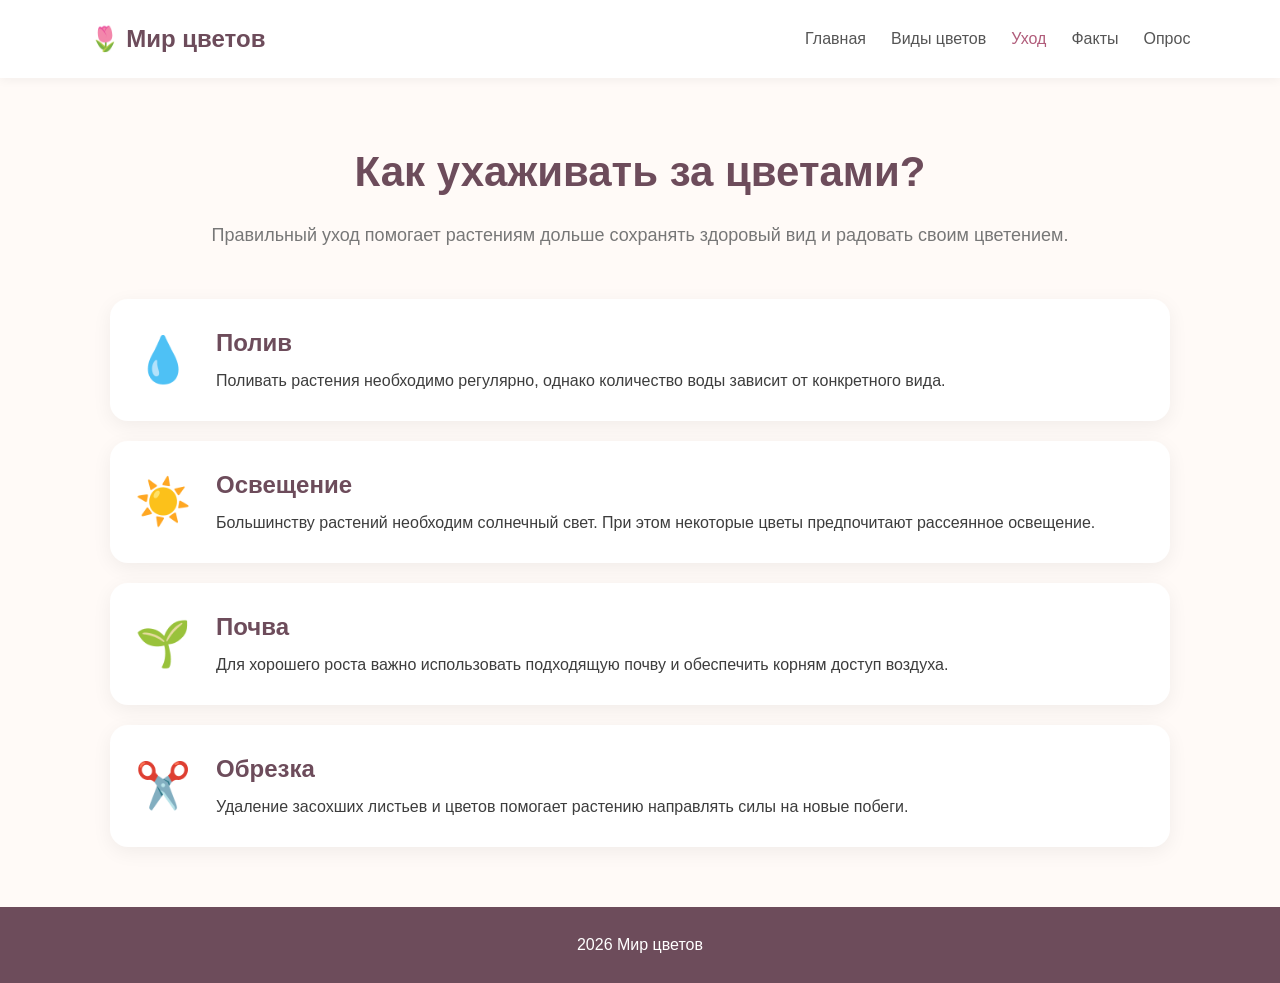
<file: care.html>
<!DOCTYPE html>
<html lang="ru">
<head>
    <meta charset="UTF-8">
    <meta name="viewport" content="width=device-width, initial-scale=1.0">
    <title>Уход за цветами</title>
    <link rel="stylesheet" href="css_style.css">
    
<!-- Yandex.Metrika counter -->
<script type="text/javascript">
    (function(m,e,t,r,i,k,a){
        m[i]=m[i]||function(){(m[i].a=m[i].a||[]).push(arguments)};
        m[i].l=1*new Date();
        for (var j = 0; j < document.scripts.length; j++) {if (document.scripts[j].src === r) { return; }}
        k=e.createElement(t),a=e.getElementsByTagName(t)[0],k.async=1,k.src=r,a.parentNode.insertBefore(k,a)
    })(window, document,'script','https://mc.yandex.ru/metrika/tag.js?id=112490254', 'ym');

    ym(112490254, 'init', {ssr:true, webvisor:true, clickmap:true, ecommerce:"dataLayer", referrer: document.referrer, url: location.href, accurateTrackBounce:true, trackLinks:true});
</script>
</head>

<body>
    <noscript><div><img src="https://mc.yandex.ru/watch/112490254" style="position:absolute; left:-9999px;" alt="" /></div></noscript>
<!-- /Yandex.Metrika counter -->

<header>
    <div class="logo">🌷 Мир цветов</div>

    <nav>
        <a href="index.html">Главная</a>
        <a href="flowers.html">Виды цветов</a>
        <a href="care.html" class="active">Уход</a>
        <a href="facts.html">Факты</a>
        <a href="form.html">Опрос</a>
    </nav>
</header>

<main class="page">

    <section class="page-header">
        <h1>Как ухаживать за цветами?</h1>
        <p>
            Правильный уход помогает растениям дольше сохранять
            здоровый вид и радовать своим цветением.
        </p>
    </section>

    <section class="care-list">

        <div class="care-item">
            <span>💧</span>
            <div>
                <h2>Полив</h2>
                <p>
                    Поливать растения необходимо регулярно,
                    однако количество воды зависит от конкретного вида.
                </p>
            </div>
        </div>

        <div class="care-item">
            <span>☀️</span>
            <div>
                <h2>Освещение</h2>
                <p>
                    Большинству растений необходим солнечный свет.
                    При этом некоторые цветы предпочитают рассеянное освещение.
                </p>
            </div>
        </div>

        <div class="care-item">
            <span>🌱</span>
            <div>
                <h2>Почва</h2>
                <p>
                    Для хорошего роста важно использовать подходящую
                    почву и обеспечить корням доступ воздуха.
                </p>
            </div>
        </div>

        <div class="care-item">
            <span>✂️</span>
            <div>
                <h2>Обрезка</h2>
                <p>
                    Удаление засохших листьев и цветов помогает
                    растению направлять силы на новые побеги.
                </p>
            </div>
        </div>

    </section>

</main>

<footer>
    <p>2026 Мир цветов</p>
</footer>

<script src="js_script.js"></script>

<!-- Top100 (Kraken) Counter -->
<script>
    (function (w, d, c) {
    (w[c] = w[c] || []).push(function() {
        var options = {
            project: 7752475,
        };
        try {
            w.top100Counter = new top100(options);
        } catch(e) { }
    });
    var n = d.getElementsByTagName("script")[0],
    s = d.createElement("script"),
    f = function () { n.parentNode.insertBefore(s, n); };
    s.type = "text/javascript";
    s.async = true;
    s.src =
    (d.location.protocol == "https:" ? "https:" : "http:") +
    "//st.top100.ru/top100/top100.js";

    if (w.opera == "[object Opera]") {
    d.addEventListener("DOMContentLoaded", f, false);
} else { f(); }
})(window, document, "_top100q");
</script>
<noscript>
  <img src="//counter.rambler.ru/top100.cnt?pid=7752475" alt="Топ-100" />
</noscript>
<!-- END Top100 (Kraken) Counter -->

<!--LiveInternet counter--><script>
new Image().src = "https://counter.yadro.ru/hit?r"+
escape(document.referrer)+((typeof(screen)=="undefined")?"":
";s"+screen.width+"*"+screen.height+"*"+(screen.colorDepth?
screen.colorDepth:screen.pixelDepth))+";u"+escape(document.URL)+
";h"+escape(document.title.substring(0,150))+
";"+Math.random();</script><!--/LiveInternet-->


</body>
</html>
</file>
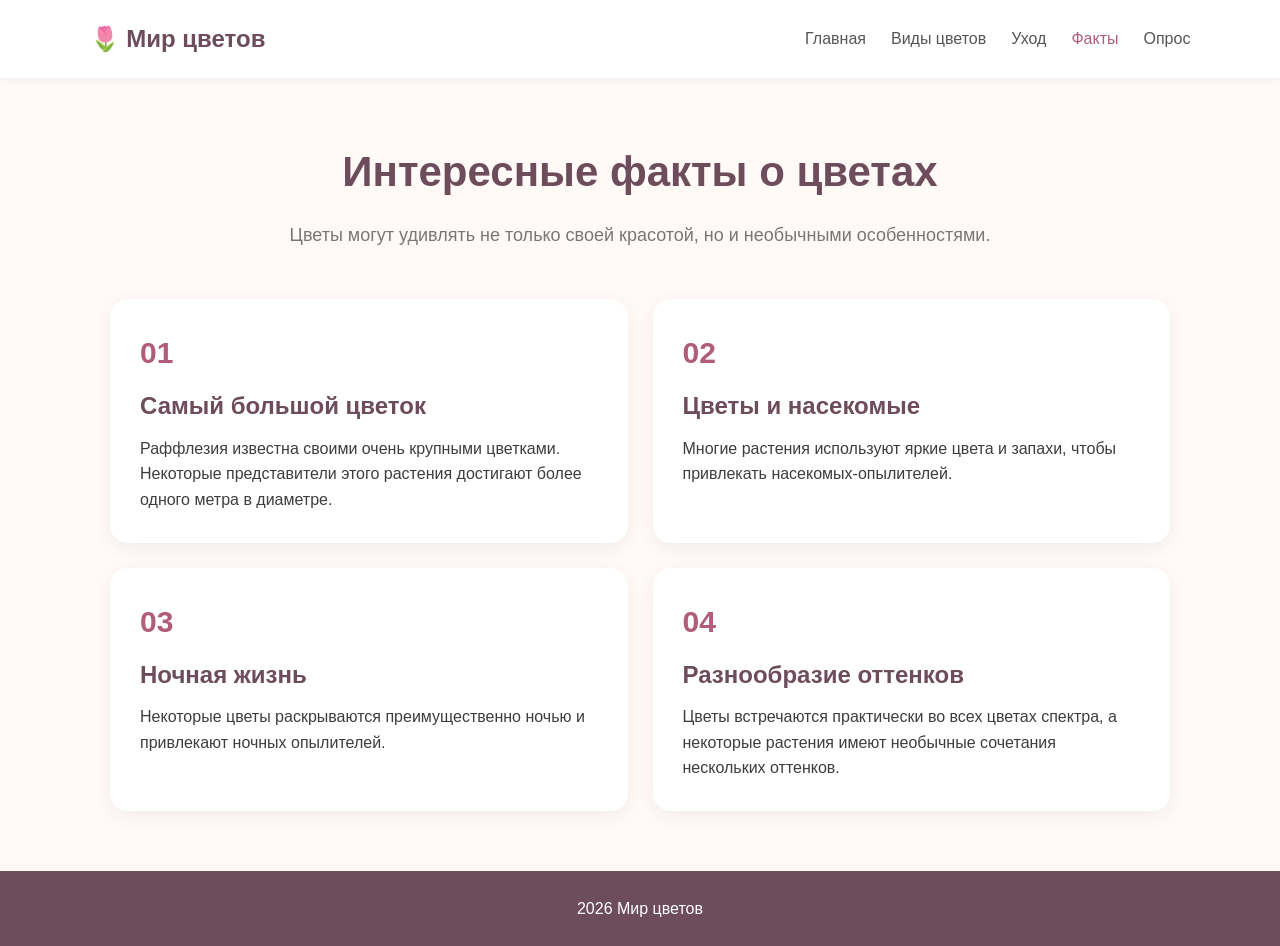
<file: facts.html>
<!DOCTYPE html>
<html lang="ru">
<head>
    <meta charset="UTF-8">
    <meta name="viewport" content="width=device-width, initial-scale=1.0">
    <title>Интересные факты</title>
    <link rel="stylesheet" href="css_style.css">
    
<!-- Yandex.Metrika counter -->
<script type="text/javascript">
    (function(m,e,t,r,i,k,a){
        m[i]=m[i]||function(){(m[i].a=m[i].a||[]).push(arguments)};
        m[i].l=1*new Date();
        for (var j = 0; j < document.scripts.length; j++) {if (document.scripts[j].src === r) { return; }}
        k=e.createElement(t),a=e.getElementsByTagName(t)[0],k.async=1,k.src=r,a.parentNode.insertBefore(k,a)
    })(window, document,'script','https://mc.yandex.ru/metrika/tag.js?id=112490254', 'ym');

    ym(112490254, 'init', {ssr:true, webvisor:true, clickmap:true, ecommerce:"dataLayer", referrer: document.referrer, url: location.href, accurateTrackBounce:true, trackLinks:true});
</script>
</head>

<body>

    <noscript><div><img src="https://mc.yandex.ru/watch/112490254" style="position:absolute; left:-9999px;" alt="" /></div></noscript>
<!-- /Yandex.Metrika counter -->

<header>
    <div class="logo">🌷 Мир цветов</div>

    <nav>
        <a href="index.html">Главная</a>
        <a href="flowers.html">Виды цветов</a>
        <a href="care.html">Уход</a>
        <a href="facts.html" class="active">Факты</a>
        <a href="form.html">Опрос</a>
    </nav>
</header>

<main class="page">

    <section class="page-header">
        <h1>Интересные факты о цветах</h1>
        <p>
            Цветы могут удивлять не только своей красотой,
            но и необычными особенностями.
        </p>
    </section>

    <section class="facts">

        <div class="fact">
            <div class="fact-number">01</div>
            <h2>Самый большой цветок</h2>
            <p>
                Раффлезия известна своими очень крупными цветками.
                Некоторые представители этого растения достигают
                более одного метра в диаметре.
            </p>
        </div>

        <div class="fact">
            <div class="fact-number">02</div>
            <h2>Цветы и насекомые</h2>
            <p>
                Многие растения используют яркие цвета и запахи,
                чтобы привлекать насекомых-опылителей.
            </p>
        </div>

        <div class="fact">
            <div class="fact-number">03</div>
            <h2>Ночная жизнь</h2>
            <p>
                Некоторые цветы раскрываются преимущественно
                ночью и привлекают ночных опылителей.
            </p>
        </div>

        <div class="fact">
            <div class="fact-number">04</div>
            <h2>Разнообразие оттенков</h2>
            <p>
                Цветы встречаются практически во всех цветах
                спектра, а некоторые растения имеют необычные
                сочетания нескольких оттенков.
            </p>
        </div>

    </section>

</main>

<footer>
    <p>2026 Мир цветов</p>
</footer>

<script src="js_script.js"></script>
    
<!-- Top100 (Kraken) Counter -->
<script>
    (function (w, d, c) {
    (w[c] = w[c] || []).push(function() {
        var options = {
            project: 7752475,
        };
        try {
            w.top100Counter = new top100(options);
        } catch(e) { }
    });
    var n = d.getElementsByTagName("script")[0],
    s = d.createElement("script"),
    f = function () { n.parentNode.insertBefore(s, n); };
    s.type = "text/javascript";
    s.async = true;
    s.src =
    (d.location.protocol == "https:" ? "https:" : "http:") +
    "//st.top100.ru/top100/top100.js";

    if (w.opera == "[object Opera]") {
    d.addEventListener("DOMContentLoaded", f, false);
} else { f(); }
})(window, document, "_top100q");
</script>
<noscript>
  <img src="//counter.rambler.ru/top100.cnt?pid=7752475" alt="Топ-100" />
</noscript>
<!-- END Top100 (Kraken) Counter -->
    
<!--LiveInternet counter--><script>
new Image().src = "https://counter.yadro.ru/hit?r"+
escape(document.referrer)+((typeof(screen)=="undefined")?"":
";s"+screen.width+"*"+screen.height+"*"+(screen.colorDepth?
screen.colorDepth:screen.pixelDepth))+";u"+escape(document.URL)+
";h"+escape(document.title.substring(0,150))+
";"+Math.random();</script><!--/LiveInternet-->


</body>
</html>
</file>
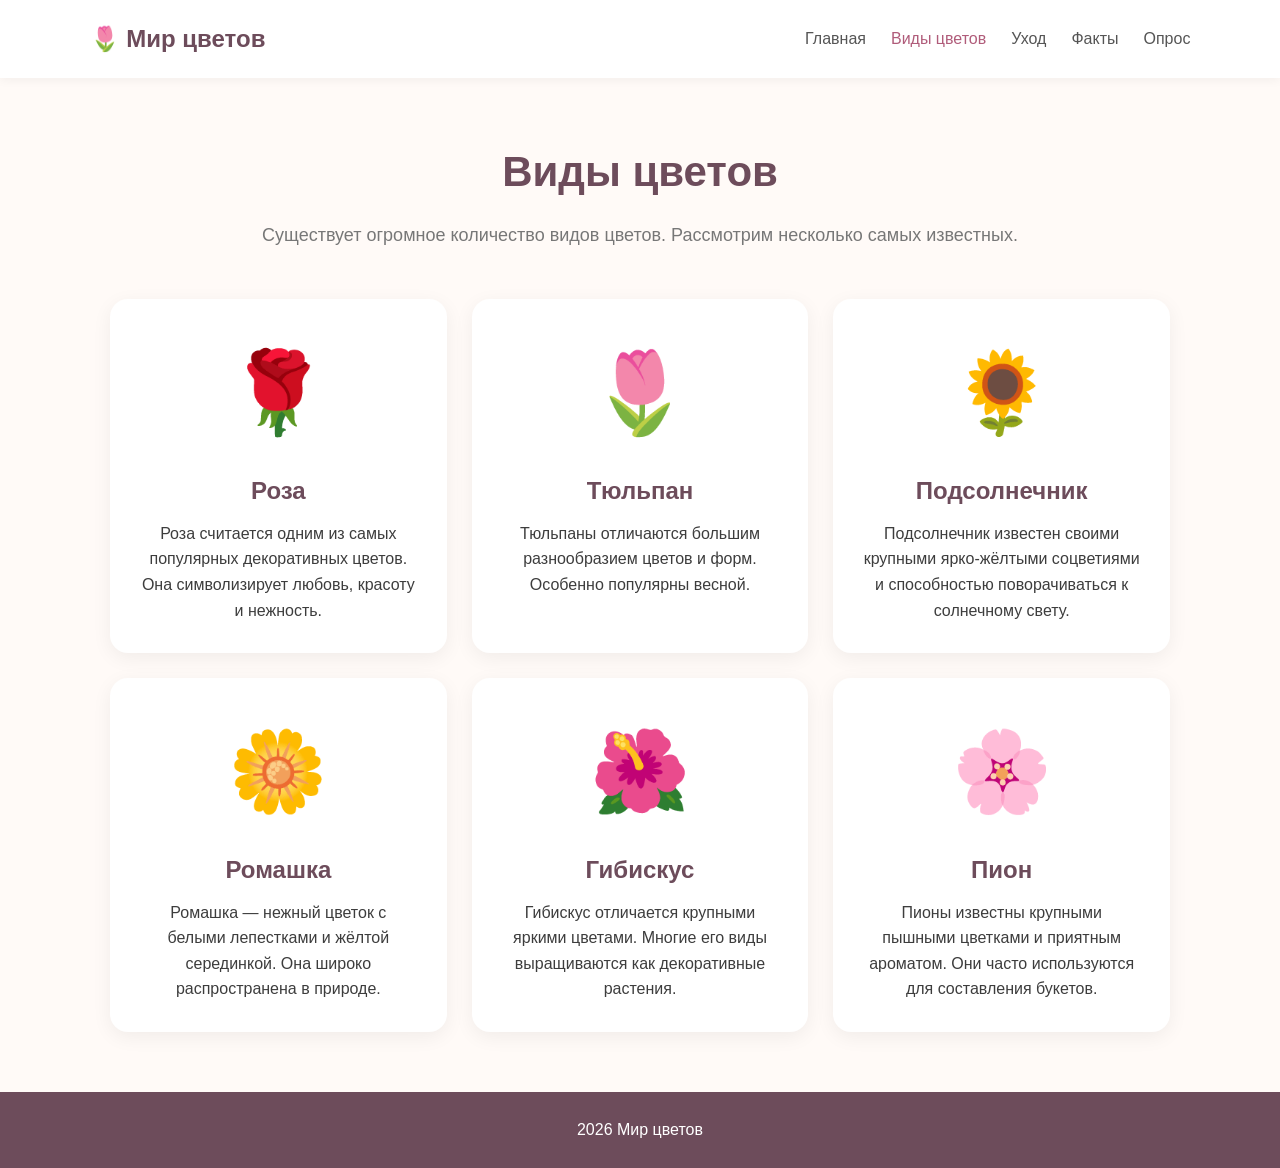
<file: flowers.html>
<!DOCTYPE html>
<html lang="ru">
<head>
    <meta charset="UTF-8">
    <meta name="viewport" content="width=device-width, initial-scale=1.0">
    <title>Виды цветов</title>
    <link rel="stylesheet" href="css_style.css">
    
<!-- Yandex.Metrika counter -->
<script type="text/javascript">
    (function(m,e,t,r,i,k,a){
        m[i]=m[i]||function(){(m[i].a=m[i].a||[]).push(arguments)};
        m[i].l=1*new Date();
        for (var j = 0; j < document.scripts.length; j++) {if (document.scripts[j].src === r) { return; }}
        k=e.createElement(t),a=e.getElementsByTagName(t)[0],k.async=1,k.src=r,a.parentNode.insertBefore(k,a)
    })(window, document,'script','https://mc.yandex.ru/metrika/tag.js?id=112490254', 'ym');

    ym(112490254, 'init', {ssr:true, webvisor:true, clickmap:true, ecommerce:"dataLayer", referrer: document.referrer, url: location.href, accurateTrackBounce:true, trackLinks:true});
</script>
</head>

<body>
    
    <noscript><div><img src="https://mc.yandex.ru/watch/112490254" style="position:absolute; left:-9999px;" alt="" /></div></noscript>
<!-- /Yandex.Metrika counter -->

<header>
    <div class="logo">🌷 Мир цветов</div>

    <nav>
        <a href="index.html">Главная</a>
        <a href="flowers.html" class="active">Виды цветов</a>
        <a href="care.html">Уход</a>
        <a href="facts.html">Факты</a>
        <a href="form.html">Опрос</a>
    </nav>
</header>

<main class="page">

    <section class="page-header">
        <h1>Виды цветов</h1>
        <p>
            Существует огромное количество видов цветов.
            Рассмотрим несколько самых известных.
        </p>
    </section>

    <section class="flower-grid">

        <article class="flower-card">
            <div class="flower-image">🌹</div>
            <h2>Роза</h2>
            <p>
                Роза считается одним из самых популярных
                декоративных цветов. Она символизирует любовь,
                красоту и нежность.
            </p>
        </article>

        <article class="flower-card">
            <div class="flower-image">🌷</div>
            <h2>Тюльпан</h2>
            <p>
                Тюльпаны отличаются большим разнообразием
                цветов и форм. Особенно популярны весной.
            </p>
        </article>

        <article class="flower-card">
            <div class="flower-image">🌻</div>
            <h2>Подсолнечник</h2>
            <p>
                Подсолнечник известен своими крупными
                ярко-жёлтыми соцветиями и способностью
                поворачиваться к солнечному свету.
            </p>
        </article>

        <article class="flower-card">
            <div class="flower-image">🌼</div>
            <h2>Ромашка</h2>
            <p>
                Ромашка — нежный цветок с белыми лепестками
                и жёлтой серединкой. Она широко распространена
                в природе.
            </p>
        </article>

        <article class="flower-card">
            <div class="flower-image">🌺</div>
            <h2>Гибискус</h2>
            <p>
                Гибискус отличается крупными яркими цветами.
                Многие его виды выращиваются как декоративные растения.
            </p>
        </article>

        <article class="flower-card">
            <div class="flower-image">🌸</div>
            <h2>Пион</h2>
            <p>
                Пионы известны крупными пышными цветками
                и приятным ароматом. Они часто используются
                для составления букетов.
            </p>
        </article>

    </section>

</main>

<footer>
    <p>2026 Мир цветов</p>
</footer>

<script src="js_script.js"></script>

<!-- Top100 (Kraken) Counter -->
<script>
    (function (w, d, c) {
    (w[c] = w[c] || []).push(function() {
        var options = {
            project: 7752475,
        };
        try {
            w.top100Counter = new top100(options);
        } catch(e) { }
    });
    var n = d.getElementsByTagName("script")[0],
    s = d.createElement("script"),
    f = function () { n.parentNode.insertBefore(s, n); };
    s.type = "text/javascript";
    s.async = true;
    s.src =
    (d.location.protocol == "https:" ? "https:" : "http:") +
    "//st.top100.ru/top100/top100.js";

    if (w.opera == "[object Opera]") {
    d.addEventListener("DOMContentLoaded", f, false);
} else { f(); }
})(window, document, "_top100q");
</script>
<noscript>
  <img src="//counter.rambler.ru/top100.cnt?pid=7752475" alt="Топ-100" />
</noscript>
<!-- END Top100 (Kraken) Counter -->

<!--LiveInternet counter--><script>
new Image().src = "https://counter.yadro.ru/hit?r"+
escape(document.referrer)+((typeof(screen)=="undefined")?"":
";s"+screen.width+"*"+screen.height+"*"+(screen.colorDepth?
screen.colorDepth:screen.pixelDepth))+";u"+escape(document.URL)+
";h"+escape(document.title.substring(0,150))+
";"+Math.random();</script><!--/LiveInternet-->


</body>
</html>
</file>
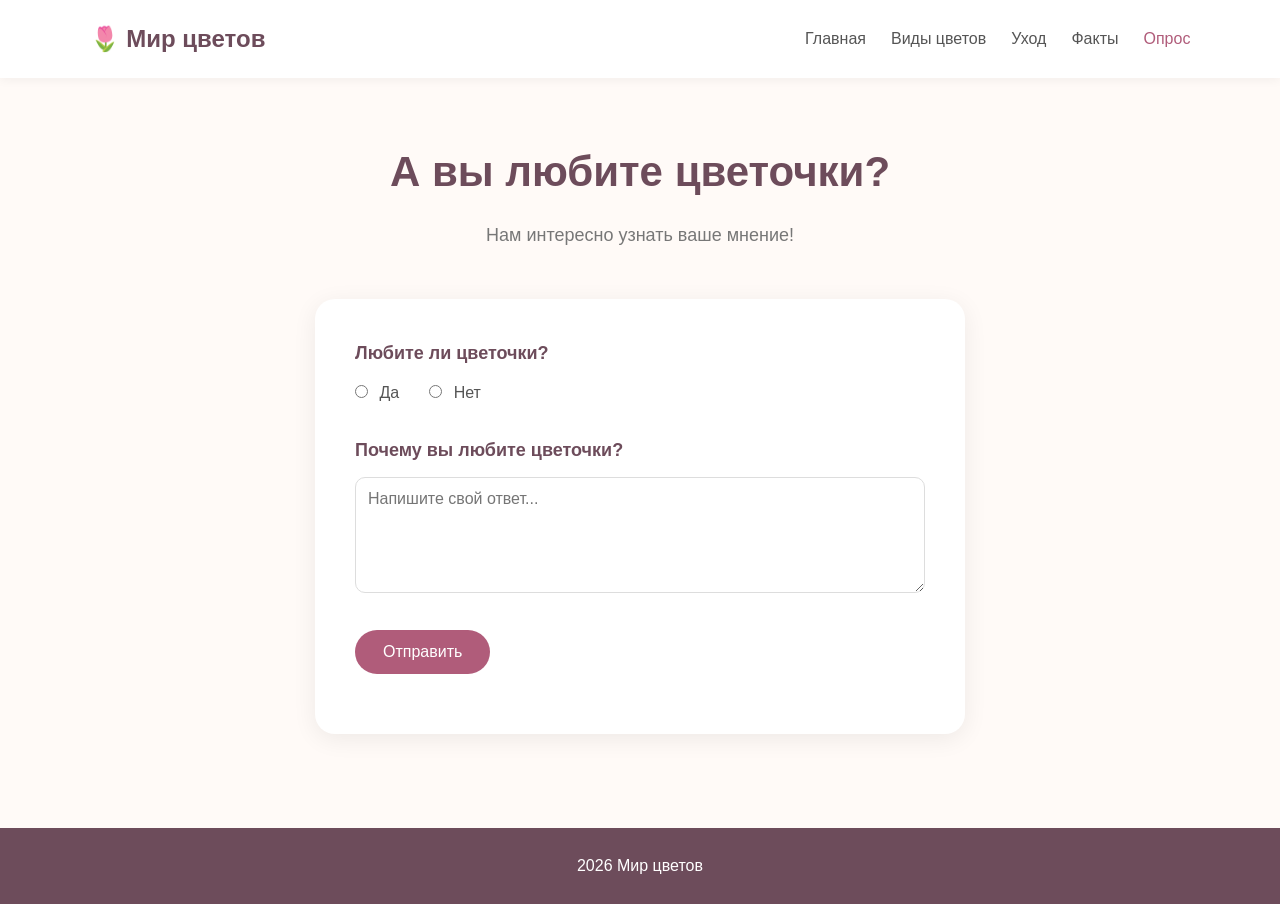
<file: form.html>
<!DOCTYPE html>
<html lang="ru">
<head>
    <meta charset="UTF-8">
    <meta name="viewport" content="width=device-width, initial-scale=1.0">
    <title>А вы любите цветочки?</title>
    <link rel="stylesheet" href="css_style.css">
    
<!-- Yandex.Metrika counter -->
<script type="text/javascript">
    (function(m,e,t,r,i,k,a){
        m[i]=m[i]||function(){(m[i].a=m[i].a||[]).push(arguments)};
        m[i].l=1*new Date();
        for (var j = 0; j < document.scripts.length; j++) {if (document.scripts[j].src === r) { return; }}
        k=e.createElement(t),a=e.getElementsByTagName(t)[0],k.async=1,k.src=r,a.parentNode.insertBefore(k,a)
    })(window, document,'script','https://mc.yandex.ru/metrika/tag.js?id=112490254', 'ym');

    ym(112490254, 'init', {ssr:true, webvisor:true, clickmap:true, ecommerce:"dataLayer", referrer: document.referrer, url: location.href, accurateTrackBounce:true, trackLinks:true});
</script>
</head>

<body>
    
    <noscript><div><img src="https://mc.yandex.ru/watch/112490254" style="position:absolute; left:-9999px;" alt="" /></div></noscript>
<!-- /Yandex.Metrika counter -->

<header>
    <div class="logo">🌷 Мир цветов</div>

    <nav>
        <a href="index.html">Главная</a>
        <a href="flowers.html">Виды цветов</a>
        <a href="care.html">Уход</a>
        <a href="facts.html">Факты</a>
        <a href="form.html" class="active">Опрос</a>
    </nav>
</header>

<main class="page">

    <section class="page-header">
        <h1>А вы любите цветочки?</h1>
        <p>
            Нам интересно узнать ваше мнение!
        </p>
    </section>

    <section class="form-container">

        <form id="flowerForm">

            <div class="form-group">
                <label>
                    Любите ли цветочки?
                </label>

                <div class="radio-group">

                    <label class="radio-label">
                        <input
                            type="radio"
                            name="loveFlowers"
                            value="Да"
                            required
                        >
                        Да
                    </label>

                    <label class="radio-label">
                        <input
                            type="radio"
                            name="loveFlowers"
                            value="Нет"
                        >
                        Нет
                    </label>

                </div>
            </div>

            <div class="form-group">
                <label for="reason">
                    Почему вы любите цветочки?
                </label>

                <textarea
                    id="reason"
                    name="reason"
                    rows="5"
                    placeholder="Напишите свой ответ..."
                ></textarea>
            </div>

            <button type="submit" class="button">
                Отправить
            </button>

        </form>

        <div id="formMessage" class="form-message"></div>

    </section>

</main>

<footer>
    <p>2026 Мир цветов</p>
</footer>

<script src="js_script.js"></script>

<!-- Top100 (Kraken) Counter -->
<script>
    (function (w, d, c) {
    (w[c] = w[c] || []).push(function() {
        var options = {
            project: 7752475,
        };
        try {
            w.top100Counter = new top100(options);
        } catch(e) { }
    });
    var n = d.getElementsByTagName("script")[0],
    s = d.createElement("script"),
    f = function () { n.parentNode.insertBefore(s, n); };
    s.type = "text/javascript";
    s.async = true;
    s.src =
    (d.location.protocol == "https:" ? "https:" : "http:") +
    "//st.top100.ru/top100/top100.js";

    if (w.opera == "[object Opera]") {
    d.addEventListener("DOMContentLoaded", f, false);
} else { f(); }
})(window, document, "_top100q");
</script>
<noscript>
  <img src="//counter.rambler.ru/top100.cnt?pid=7752475" alt="Топ-100" />
</noscript>
<!-- END Top100 (Kraken) Counter -->

<!--LiveInternet counter--><script>
new Image().src = "https://counter.yadro.ru/hit?r"+
escape(document.referrer)+((typeof(screen)=="undefined")?"":
";s"+screen.width+"*"+screen.height+"*"+(screen.colorDepth?
screen.colorDepth:screen.pixelDepth))+";u"+escape(document.URL)+
";h"+escape(document.title.substring(0,150))+
";"+Math.random();</script><!--/LiveInternet-->

</body>
</html>
</file>
<file: css_style.css>
* {
    box-sizing: border-box;
    margin: 0;
    padding: 0;
}

body {
    font-family: Arial, sans-serif;
    background: #fffaf7;
    color: #3d3d3d;
    line-height: 1.6;
}

/* HEADER */

header {
    background: #ffffff;
    padding: 20px 7%;
    display: flex;
    justify-content: space-between;
    align-items: center;
    box-shadow: 0 2px 10px rgba(0, 0, 0, 0.05);
    position: sticky;
    top: 0;
    z-index: 100;
}

.logo {
    font-size: 24px;
    font-weight: bold;
    color: #6d4c5b;
}

nav {
    display: flex;
    gap: 25px;
}

nav a {
    text-decoration: none;
    color: #555;
    font-size: 16px;
    transition: 0.3s;
}

nav a:hover,
nav a.active {
    color: #b05c7a;
}

/* MAIN */

main {
    min-height: calc(100vh - 150px);
}

.page {
    max-width: 1100px;
    margin: 0 auto;
    padding: 60px 20px;
}

/* HERO */

.hero {
    max-width: 1100px;
    margin: 0 auto;
    min-height: 600px;
    padding: 80px 20px;

    display: flex;
    align-items: center;
    justify-content: space-between;
    gap: 50px;
}

.hero-text {
    max-width: 600px;
}

.hero h1 {
    font-size: 52px;
    line-height: 1.15;
    color: #6d4c5b;
    margin-bottom: 25px;
}

.hero p {
    font-size: 19px;
    color: #666;
    margin-bottom: 35px;
}

.hero-flower {
    font-size: 220px;
}

/* BUTTON */

.button {
    display: inline-block;
    border: none;
    background: #b05c7a;
    color: white;
    padding: 13px 28px;
    border-radius: 30px;
    text-decoration: none;
    font-size: 16px;
    cursor: pointer;
    transition: 0.3s;
}

.button:hover {
    background: #914761;
    transform: translateY(-2px);
}

/* CONTENT */

.content {
    max-width: 1100px;
    margin: 0 auto;
    padding: 50px 20px 80px;
}

.content h2 {
    text-align: center;
    font-size: 34px;
    color: #6d4c5b;
    margin-bottom: 40px;
}

.cards {
    display: grid;
    grid-template-columns: repeat(3, 1fr);
    gap: 25px;
}

.card {
    background: white;
    padding: 30px;
    border-radius: 18px;
    text-align: center;
    box-shadow: 0 5px 20px rgba(0, 0, 0, 0.06);
}

.card-icon {
    font-size: 55px;
    margin-bottom: 15px;
}

.card h3 {
    color: #6d4c5b;
    margin-bottom: 10px;
}

/* PAGE HEADER */

.page-header {
    text-align: center;
    margin-bottom: 50px;
}

.page-header h1 {
    font-size: 42px;
    color: #6d4c5b;
    margin-bottom: 15px;
}

.page-header p {
    color: #777;
    font-size: 18px;
}

/* FLOWERS */

.flower-grid {
    display: grid;
    grid-template-columns: repeat(3, 1fr);
    gap: 25px;
}

.flower-card {
    background: white;
    padding: 30px;
    border-radius: 18px;
    text-align: center;
    box-shadow: 0 5px 20px rgba(0, 0, 0, 0.06);
    transition: 0.3s;
}

.flower-card:hover {
    transform: translateY(-5px);
}

.flower-image {
    font-size: 80px;
    margin-bottom: 15px;
}

.flower-card h2 {
    color: #6d4c5b;
    margin-bottom: 10px;
}

/* CARE */

.care-list {
    display: flex;
    flex-direction: column;
    gap: 20px;
}

.care-item {
    background: white;
    border-radius: 18px;
    padding: 25px;
    display: flex;
    gap: 25px;
    align-items: flex-start;
    box-shadow: 0 5px 20px rgba(0, 0, 0, 0.06);
}

.care-item > span {
    font-size: 45px;
}

.care-item h2 {
    color: #6d4c5b;
    margin-bottom: 5px;
}

/* FACTS */

.facts {
    display: grid;
    grid-template-columns: repeat(2, 1fr);
    gap: 25px;
}

.fact {
    background: white;
    padding: 30px;
    border-radius: 18px;
    box-shadow: 0 5px 20px rgba(0, 0, 0, 0.06);
}

.fact-number {
    font-size: 30px;
    font-weight: bold;
    color: #b05c7a;
    margin-bottom: 10px;
}

.fact h2 {
    color: #6d4c5b;
    margin-bottom: 10px;
}

/* FORM */

.form-container {
    max-width: 650px;
    margin: 0 auto;
    background: white;
    padding: 40px;
    border-radius: 20px;
    box-shadow: 0 5px 25px rgba(0, 0, 0, 0.07);
}

.form-group {
    margin-bottom: 30px;
}

.form-group > label {
    display: block;
    font-size: 18px;
    font-weight: bold;
    color: #6d4c5b;
    margin-bottom: 12px;
}

.radio-group {
    display: flex;
    gap: 30px;
}

.radio-label {
    font-weight: normal;
    color: #555;
}

.radio-label input {
    margin-right: 7px;
}

textarea {
    width: 100%;
    resize: vertical;
    border: 1px solid #ddd;
    border-radius: 10px;
    padding: 12px;
    font-family: inherit;
    font-size: 16px;
    outline: none;
}

textarea:focus {
    border-color: #b05c7a;
}

.form-message {
    margin-top: 20px;
    text-align: center;
    color: #6d4c5b;
    font-weight: bold;
}

/* FOOTER */

footer {
    text-align: center;
    background: #6d4c5b;
    color: white;
    padding: 25px;
}

/* MOBILE */

@media (max-width: 800px) {

    header {
        flex-direction: column;
        gap: 15px;
    }

    nav {
        flex-wrap: wrap;
        justify-content: center;
        gap: 15px;
    }

    .hero {
        flex-direction: column;
        text-align: center;
        padding-top: 50px;
    }

    .hero h1 {
        font-size: 40px;
    }

    .hero-flower {
        font-size: 130px;
    }

    .cards,
    .flower-grid,
    .facts {
        grid-template-columns: 1fr;
    }

}
</file>
